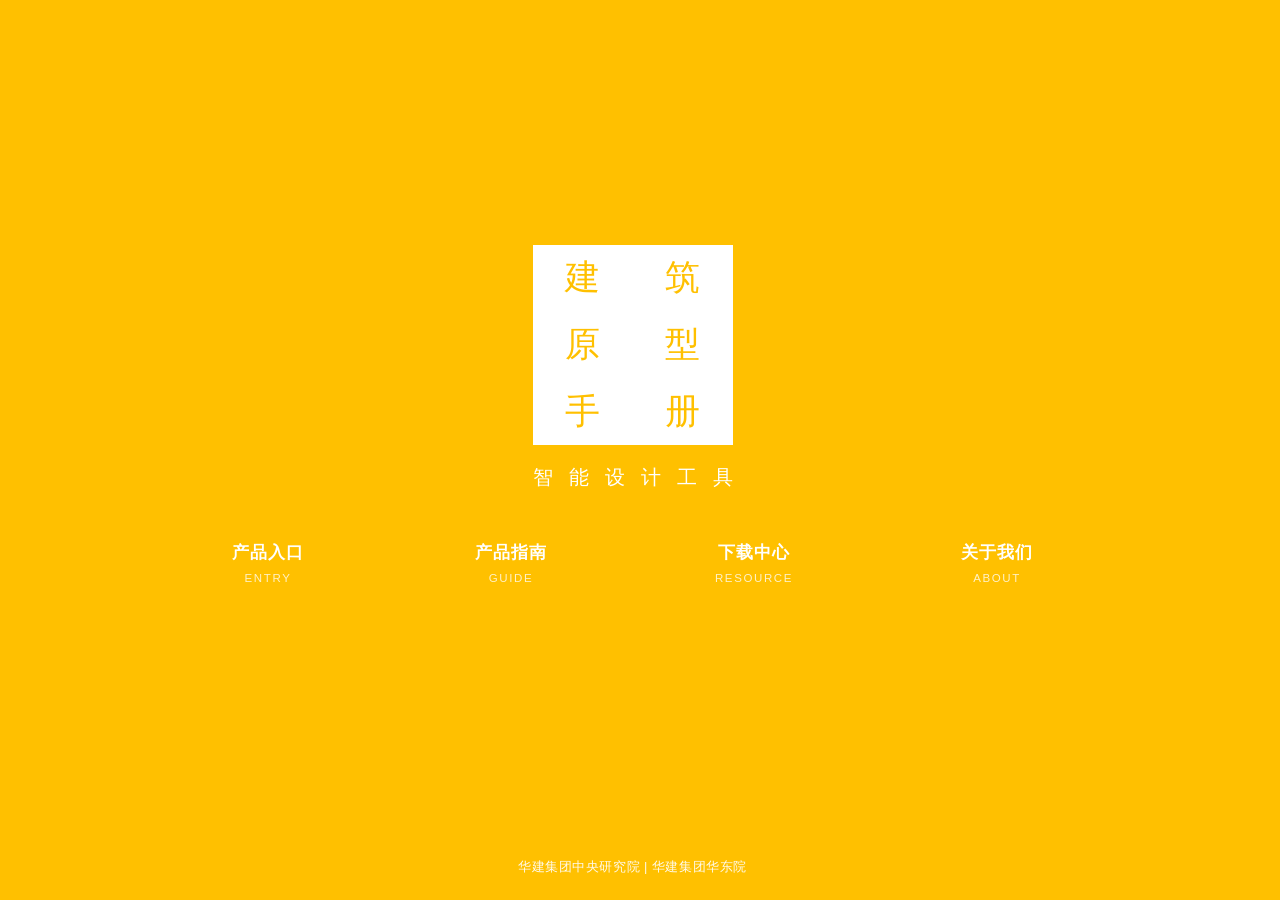
<file: index.html>
<!DOCTYPE html>
<html lang="zh-CN">
<head>
  <meta charset="utf-8" />
  <meta name="viewport" content="width=device-width, initial-scale=1" />
  <title>建筑原型手册 | 智能设计工具</title>
  <link rel="stylesheet" href="/site.css" />
</head>
<body class="is-portal">
  <div data-site-top></div>
  <script src="/site-top.js"></script>
  <footer class="site-footer">华建集团中央研究院 | 华建集团华东院</footer>
</body>
</html>
</file>
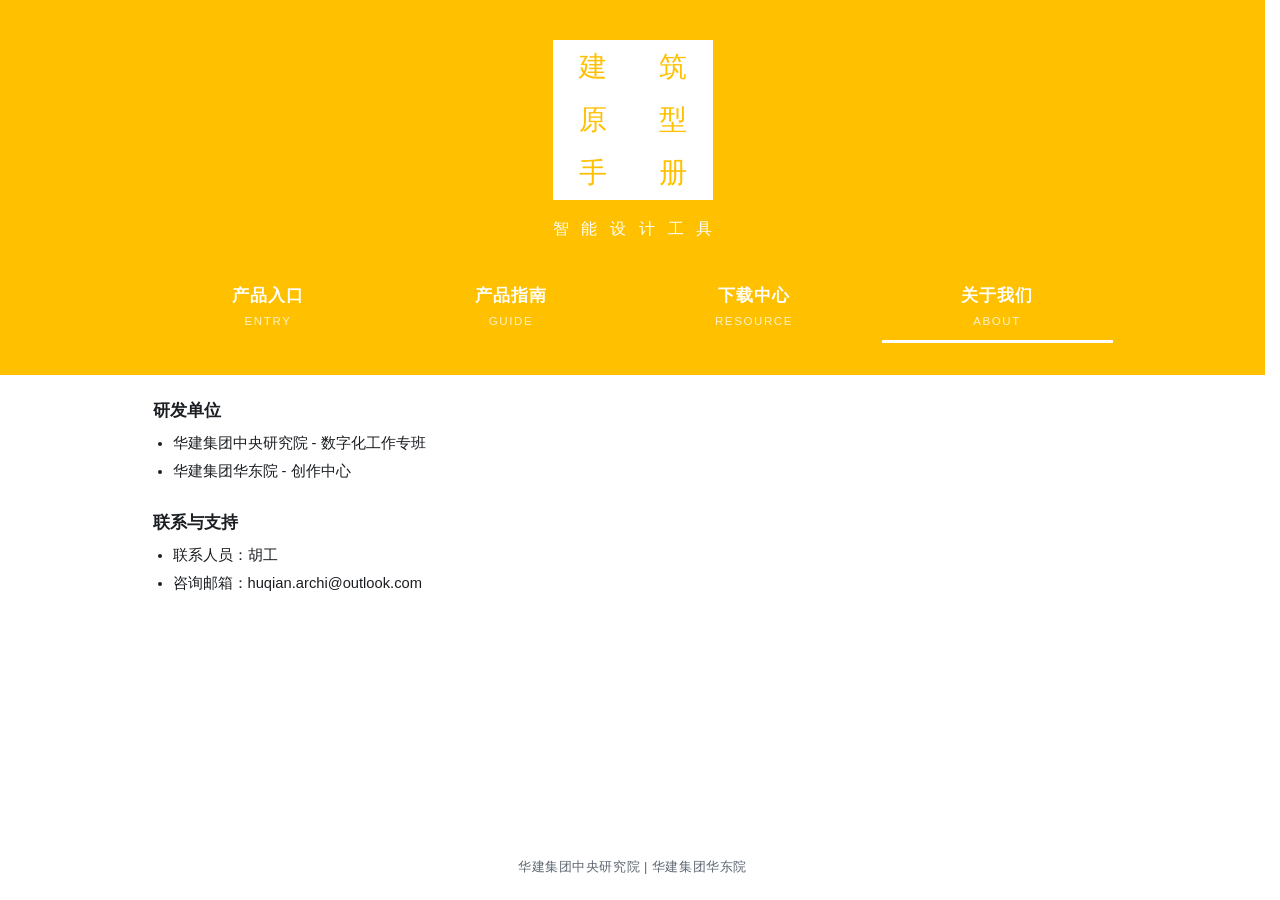
<file: about/index.html>
<!DOCTYPE html>
<html lang="zh-CN">

<head>
  <meta charset="utf-8" />
  <meta name="viewport" content="width=device-width, initial-scale=1" />
  <title>关于我们 · 建筑原型手册</title>
  <link rel="stylesheet" href="/site.css" />
</head>

<body>
  <div data-site-top></div>
  <script src="/site-top.js"></script>
  <main class="site-main plain-doc">
    <section class="doc-section">
      <h2>研发单位</h2>
      <ul>
        <li>华建集团中央研究院 - 数字化工作专班</li>
        <li>华建集团华东院 - 创作中心</li>
      </ul>
    </section>
    <section class="doc-section">
      <h2>联系与支持</h2>
      <ul>
        <li>联系人员：胡工</li>
        <li>咨询邮箱：huqian.archi@outlook.com</li>
      </ul>
    </section>
  </main>
  <footer class="site-footer">华建集团中央研究院 | 华建集团华东院</footer>
</body>

</html>
</file>
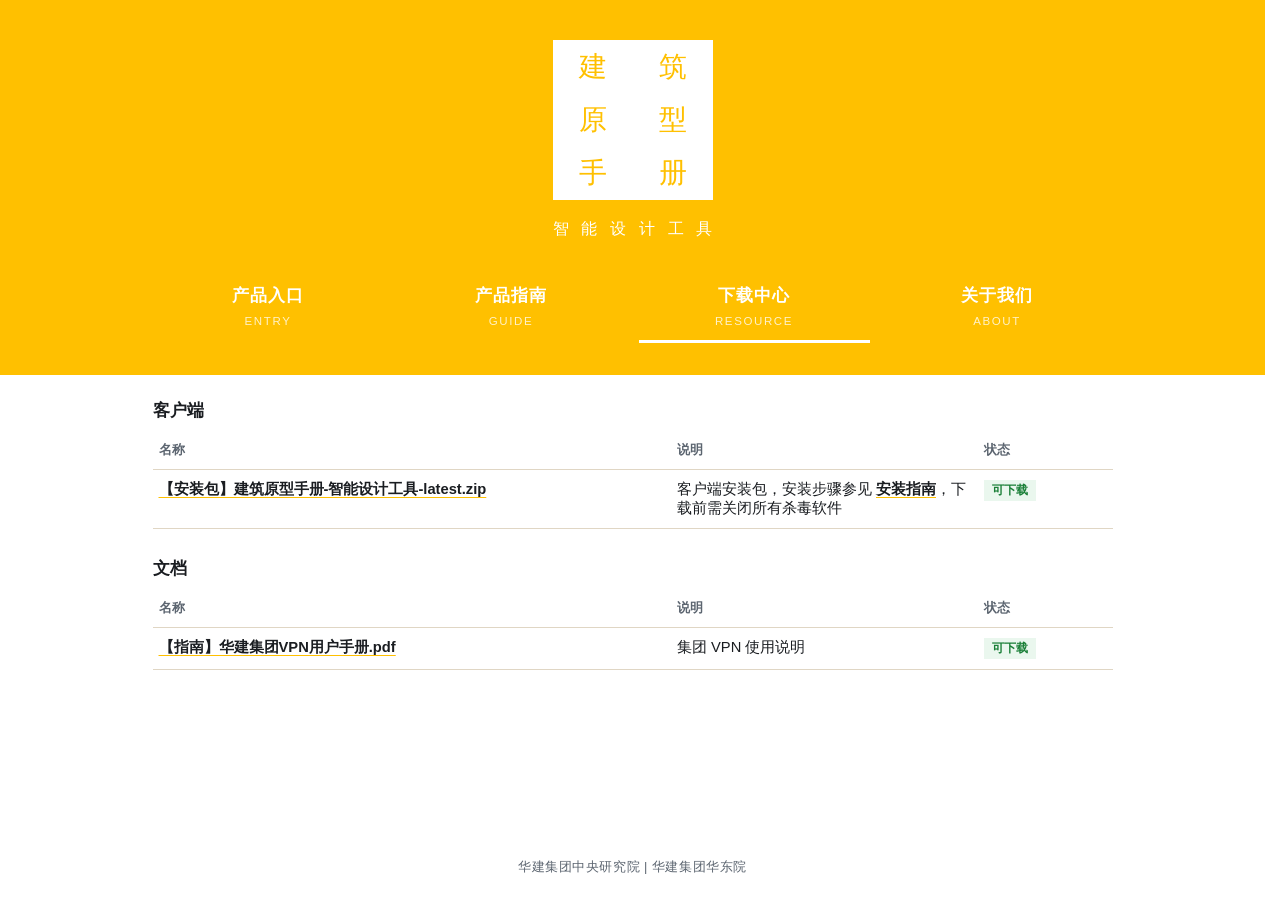
<file: downloads/index.html>
<!DOCTYPE html>
<html lang="zh-CN">

<head>
  <meta charset="utf-8" />
  <meta name="viewport" content="width=device-width, initial-scale=1" />
  <title>下载中心 · 建筑原型手册</title>
  <link rel="stylesheet" href="/site.css" />
</head>

<body>
  <div data-site-top></div>
  <script src="/site-top.js"></script>
  <main class="site-main plain-doc">
    <section class="doc-section">
      <h2>客户端</h2>
      <table class="dl-cols">
        <thead>
          <tr>
            <th>名称</th>
            <th>说明</th>
            <th>状态</th>
          </tr>
        </thead>
        <tbody>
          <tr>
            <td><a href="/downloads/ProtoMass/installer/【安装包】建筑原型手册-智能设计工具-latest.zip">【安装包】建筑原型手册-智能设计工具-latest.zip</a>
            </td>
            <td>客户端安装包，安装步骤参见 <a href="/guide/#install">安装指南</a>，下载前需关闭所有杀毒软件</td>
            <td><span class="badge ok">可下载</span></td>
          </tr>
        </tbody>
      </table>
    </section>

    <section class="doc-section">
      <h2>文档</h2>
      <table class="dl-cols">
        <thead>
          <tr>
            <th>名称</th>
            <th>说明</th>
            <th>状态</th>
          </tr>
        </thead>
        <tbody>
          <tr>
            <td><a href="/downloads/General/ArcplusVPN/【指南】华建集团VPN用户手册.pdf">【指南】华建集团VPN用户手册.pdf</a></td>
            <td>集团 VPN 使用说明</td>
            <td><span class="badge ok">可下载</span></td>
          </tr>
        </tbody>
      </table>
    </section>
  </main>
  <footer class="site-footer">华建集团中央研究院 | 华建集团华东院</footer>
</body>

</html>
</file>
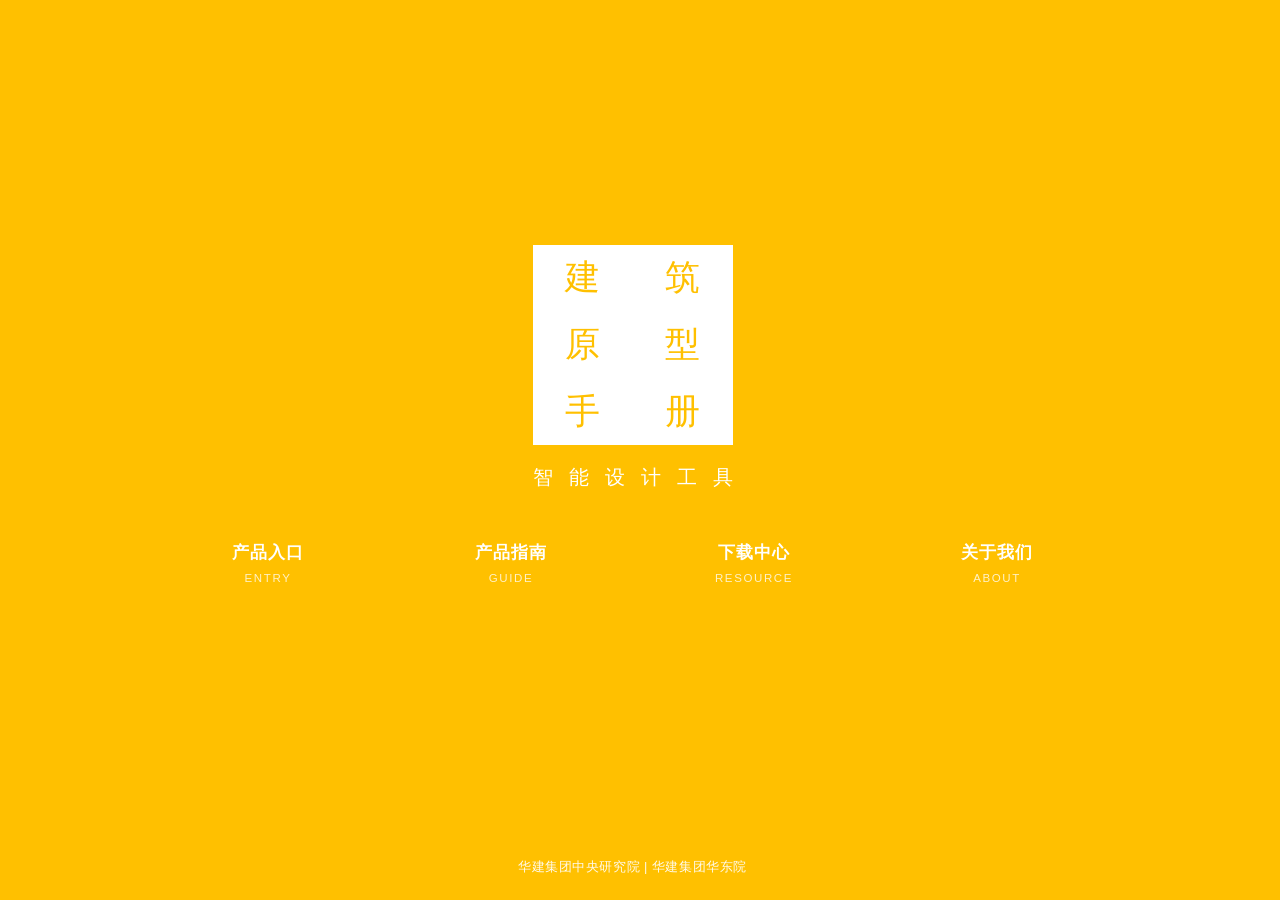
<file: portal/index.html>
<!DOCTYPE html>
<html lang="zh-CN">
<head>
  <meta charset="utf-8" />
  <meta http-equiv="refresh" content="0; url=/" />
  <title>建筑原型手册</title>
  <link rel="canonical" href="/" />
  <script>location.replace("/");</script>
</head>
<body>
  <p><a href="/">进入首页</a></p>
</body>
</html>
</file>
<file: site.css>
/* ProtoMass 站点共用样式 */
:root {
  --theme: rgb(255, 192, 0);
  --theme-ink: #1a1d21;
  --bg: #fff;
  --card: #fff;
  --text: #1a1d21;
  --muted: #5c6570;
  --line: #e0d6c4;
  --danger: #cf222e;
  --ok: #1a7f37;
  --warn: #9a6700;
  --font: "Segoe UI", "PingFang SC", "Microsoft YaHei", sans-serif;
  --brand-font: "华文中宋", "STZhongsong", "SimSun", serif;
  --content-max: 960px;
}

* {
  box-sizing: border-box;
}

html {
  scrollbar-gutter: stable;
}

html,
body {
  height: 100%;
}

body {
  margin: 0;
  min-height: 100vh;
  min-height: 100dvh;
  display: flex;
  flex-direction: column;
  font-family: var(--font);
  background: var(--bg);
  color: var(--text);
}

/* —— 共用顶部（封面品牌 + 四项导航） —— */
.site-top {
  flex-shrink: 0;
  width: 100%;
  padding: 40px 24px 32px;
  background: var(--theme);
  color: #fff;
  display: flex;
  flex-direction: column;
  align-items: center;
  gap: 28px;
}

.site-top-brand {
  display: flex;
  flex-direction: column;
  align-items: center;
  gap: 18px;
  text-decoration: none;
  color: inherit;
  transition: transform 0.22s ease;
}

.site-top-brand:hover {
  transform: translateY(-3px);
}

.site-brand {
  margin: 0;
  display: grid;
  grid-template-columns: 1fr auto 2fr auto 1fr;
  grid-template-rows: 1fr auto 2fr auto 2fr auto 1fr;
  place-items: center;
  width: 160px;
  height: 160px;
  padding: 0;
  background: #fff;
  color: var(--theme);
  font-family: var(--brand-font);
  font-size: 1.75rem;
  font-weight: 400;
  line-height: 1;
  view-transition-name: pm-brand;
}

.site-brand span:nth-child(1) {
  grid-column: 2;
  grid-row: 2;
}

.site-brand span:nth-child(2) {
  grid-column: 4;
  grid-row: 2;
}

.site-brand span:nth-child(3) {
  grid-column: 2;
  grid-row: 4;
}

.site-brand span:nth-child(4) {
  grid-column: 4;
  grid-row: 4;
}

.site-brand span:nth-child(5) {
  grid-column: 2;
  grid-row: 6;
}

.site-brand span:nth-child(6) {
  grid-column: 4;
  grid-row: 6;
}

.site-tagline {
  margin: 0;
  width: 160px;
  display: flex;
  justify-content: space-between;
  color: #fff;
  font-family: var(--brand-font);
  font-size: 1rem;
  font-weight: 400;
  line-height: 1.4;
  view-transition-name: pm-tagline;
}

.site-top-nav {
  display: grid;
  grid-template-columns: repeat(4, 1fr);
  gap: 12px;
  width: 100%;
  max-width: var(--content-max);
}

.site-top-nav a {
  display: flex;
  flex-direction: column;
  align-items: center;
  justify-content: center;
  gap: 8px;
  min-height: 72px;
  padding: 16px 10px;
  background: transparent;
  color: #fff;
  text-decoration: none;
  text-align: center;
  border: none;
  transition: transform 0.22s ease;
}

.site-top-nav a[href="/intro/"] {
  view-transition-name: pm-nav-intro;
}

.site-top-nav a[href="/guide/"] {
  view-transition-name: pm-nav-guide;
}

.site-top-nav a[href="/downloads/"] {
  view-transition-name: pm-nav-downloads;
}

.site-top-nav a[href="/about/"] {
  view-transition-name: pm-nav-about;
}

.site-top-nav a:hover {
  transform: translateY(-3px);
}

.site-top-nav a.is-active {
  box-shadow: inset 0 -3px 0 #fff;
}

.site-top-nav a strong {
  font-size: 1.05rem;
  font-weight: 650;
  letter-spacing: 0.06em;
}

.site-top-nav a span {
  font-size: 0.72rem;
  letter-spacing: 0.14em;
  text-transform: uppercase;
  color: rgba(255, 255, 255, 0.78);
  font-weight: 400;
}

/* 封面：整页金色，顶部垂直居中 */
body.is-portal {
  background: var(--theme);
  color: #fff;
}

body.is-portal .site-top {
  flex: 1;
  justify-content: center;
  padding: 48px 24px 40px;
}

body.is-portal .site-brand {
  width: 200px;
  height: 200px;
  font-size: 2.2rem;
}

body.is-portal .site-tagline {
  width: 200px;
  font-size: clamp(1rem, 2.2vw, 1.25rem);
}

body.is-portal .site-top-nav {
  max-width: var(--content-max);
}

body.is-portal .site-top-nav a {
  min-height: 88px;
}

body.is-portal .site-footer {
  color: rgba(255, 255, 255, 0.92);
}

/* —— 主页 ↔ 子页共用元素过渡（Chrome / Edge） —— */
@view-transition {
  navigation: auto;
}

/* 与 root 同速，避免背景先动完 */
::view-transition-group(pm-brand),
::view-transition-group(pm-tagline),
::view-transition-group(pm-nav-intro),
::view-transition-group(pm-nav-guide),
::view-transition-group(pm-nav-downloads),
::view-transition-group(pm-nav-about),
::view-transition-group(root) {
  animation-duration: 0.55s;
  animation-timing-function: cubic-bezier(0.22, 1, 0.36, 1);
}

::view-transition-old(root),
::view-transition-new(root) {
  animation-duration: 0.55s;
  animation-timing-function: cubic-bezier(0.22, 1, 0.36, 1);
}

::view-transition-old(pm-brand),
::view-transition-new(pm-brand),
::view-transition-old(pm-tagline),
::view-transition-new(pm-tagline),
::view-transition-old(pm-nav-intro),
::view-transition-new(pm-nav-intro),
::view-transition-old(pm-nav-guide),
::view-transition-new(pm-nav-guide),
::view-transition-old(pm-nav-downloads),
::view-transition-new(pm-nav-downloads),
::view-transition-old(pm-nav-about),
::view-transition-new(pm-nav-about) {
  height: 100%;
  overflow: clip;
}

@media (prefers-reduced-motion: reduce) {
  @view-transition {
    navigation: none;
  }

  .site-brand,
  .site-tagline,
  .site-top-nav a[href="/intro/"],
  .site-top-nav a[href="/guide/"],
  .site-top-nav a[href="/downloads/"],
  .site-top-nav a[href="/about/"] {
    view-transition-name: none;
  }
}

.page-title {
  margin: 0 0 6px;
  font-size: 1.35rem;
  font-weight: 650;
}

.page-lead {
  margin: 0 0 18px;
  color: var(--muted);
  font-size: 0.92rem;
}

.ops-links {
  margin: 0 0 16px;
  font-size: 0.85rem;
  color: var(--muted);
}

.ops-links a {
  color: var(--text);
  font-weight: 600;
  text-decoration: underline;
  text-decoration-color: var(--theme);
  text-underline-offset: 3px;
}

.site-main {
  flex: 1;
  width: calc(100% - 48px);
  max-width: var(--content-max);
  margin: 0 auto;
  padding: 24px 0 32px;
}

.site-main.wide,
.site-main.xwide,
.site-main.narrow {
  max-width: var(--content-max);
}

.site-main.guide-doc {
  max-width: 1080px;
}

/* —— 产品入口：左右双卡片 —— */
.entry-grid {
  display: grid;
  grid-template-columns: 1fr 1fr;
  gap: 16px;
  align-items: stretch;
}

.entry-card {
  display: flex;
  flex-direction: column;
  margin-bottom: 0;
  height: 100%;
  border-left: 1px solid var(--line);
  border-top: 4px solid var(--theme);
}

.entry-card h2 .entry-rec {
  display: inline-block;
  margin-left: 8px;
  padding: 1px 7px;
  vertical-align: middle;
  font-size: 0.68rem;
  font-weight: 650;
  letter-spacing: 0.04em;
  line-height: 1.4;
  color: var(--ok);
  background: #eaf7ee;
  border: 1px solid #b7dfc3;
  border-radius: 3px;
}

.site-main a.entry-card-link {
  color: inherit;
  font-weight: inherit;
  text-decoration: none;
  transition: border-color 0.15s ease, box-shadow 0.15s ease, transform 0.15s ease;
}

.site-main a.entry-card-link:hover {
  color: inherit;
  text-decoration: none;
  border-color: var(--theme);
  box-shadow: 0 4px 16px rgba(26, 29, 33, 0.08);
  transform: translateY(-2px);
}

.site-main a.entry-card-link:hover .entry-card-go {
  color: var(--theme);
}

.entry-card .entry-media {
  margin-top: auto;
}

.entry-card-go {
  display: flex;
  align-items: center;
  justify-content: flex-end;
  margin-top: 10px;
  color: var(--muted);
  font-size: 1.05rem;
  font-weight: 500;
  line-height: 1;
  transition: color 0.15s ease;
}

.entry-media {
  display: flex;
  align-items: center;
  justify-content: center;
  min-height: 180px;
  background: #f7f4ee;
  border: 1px dashed var(--line);
}

.entry-media img {
  display: block;
  width: 100%;
  height: auto;
  max-height: 240px;
  object-fit: cover;
}

.entry-media-placeholder {
  color: var(--muted);
  font-size: 0.85rem;
  letter-spacing: 0.04em;
}

@media (max-width: 720px) {
  .entry-grid {
    grid-template-columns: 1fr;
  }
}

/* —— 产品指南：左侧两级目录 + 右侧正文 —— */
.guide-layout {
  display: grid;
  grid-template-columns: 200px minmax(0, 1fr);
  gap: 32px;
  align-items: start;
}

.guide-toc {
  position: sticky;
  top: 16px;
  display: flex;
  flex-direction: column;
  gap: 2px;
  padding: 4px 0;
  max-height: calc(100vh - 32px);
  overflow: auto;
  scrollbar-gutter: stable;
}

.guide-toc .toc-group {
  display: flex;
  flex-direction: column;
  gap: 2px;
}

.guide-toc .toc-group .toc-l2 {
  display: none;
}

.guide-toc .toc-group.is-active .toc-l2 {
  display: block;
}

.guide-toc a {
  display: block;
  color: var(--muted);
  text-decoration: none;
  line-height: 1.35;
  border-left: 2px solid transparent;
  transition: color 0.15s ease, border-color 0.15s ease, background 0.15s ease;
}

.guide-toc a:hover {
  color: var(--text);
}

.guide-toc a.is-active {
  color: var(--theme-ink);
  border-left-color: var(--theme);
  font-weight: 650;
}

.guide-toc .toc-l1 {
  margin-top: 10px;
  padding: 6px 10px 6px 12px;
  font-size: 0.92rem;
  font-weight: 650;
  color: var(--text);
}

.guide-toc .toc-group:first-child .toc-l1 {
  margin-top: 0;
}

.guide-toc .toc-group.is-active .toc-l1 {
  color: var(--theme-ink);
  border-left-color: var(--theme);
}

.guide-toc .toc-l2 {
  padding: 4px 10px 4px 24px;
  font-size: 0.82rem;
}

.guide-body {
  min-width: 0;
}

.guide-section {
  margin-bottom: 0;
  padding-bottom: 0;
  border-bottom: none;
  scroll-margin-top: 20px;
}

.guide-section:not(.is-active) {
  display: none;
}

.guide-section>h2 {
  margin: 0 0 8px;
  font-size: 1.35rem;
  font-weight: 650;
}

.guide-section>.section-lead {
  margin: 0 0 20px;
  color: var(--muted);
  font-size: 0.92rem;
}

.guide-section>h3 {
  margin: 22px 0 10px;
  font-size: 1.05rem;
  font-weight: 650;
  scroll-margin-top: 20px;
}

.guide-section>h3:first-of-type {
  margin-top: 0;
}

.guide-section ol,
.guide-section ul {
  margin: 0 0 12px;
  padding-left: 1.25rem;
  color: var(--text);
  font-size: 0.92rem;
}

.guide-section li {
  margin: 0.35em 0;
}

.guide-section p {
  margin: 0 0 12px;
  color: var(--text);
  font-size: 0.92rem;
}

/* —— 简单正文页（下载中心 / 关于我们）：小标题 + 内容，无卡片 —— */
.plain-doc .doc-section {
  margin-bottom: 28px;
}

.plain-doc .doc-section:last-child {
  margin-bottom: 0;
}

.plain-doc .doc-section > h2 {
  margin: 0 0 10px;
  font-size: 1.05rem;
  font-weight: 650;
  scroll-margin-top: 20px;
}

.plain-doc .doc-section > h3 {
  margin: 22px 0 10px;
  font-size: 1.05rem;
  font-weight: 650;
}

.plain-doc .doc-section p,
.plain-doc .doc-section ul,
.plain-doc .doc-section ol {
  margin: 0 0 12px;
  padding-left: 0;
  color: var(--text);
  font-size: 0.92rem;
  line-height: 1.55;
}

.plain-doc .doc-section ul,
.plain-doc .doc-section ol {
  padding-left: 1.25rem;
}

.plain-doc .doc-section li {
  margin: 0.35em 0;
}

.plain-doc .doc-section table {
  margin-top: 4px;
}

@media (max-width: 820px) {
  .guide-layout {
    grid-template-columns: 1fr;
    gap: 20px;
  }

  .guide-toc {
    position: static;
    max-height: none;
    flex-direction: row;
    flex-wrap: wrap;
    gap: 6px 10px;
    padding-bottom: 12px;
    border-bottom: 1px solid var(--line);
  }

  .guide-toc .toc-group {
    flex-direction: row;
    flex-wrap: wrap;
    gap: 6px 10px;
  }

  .guide-toc .toc-group .toc-l2 {
    display: none;
  }

  .guide-toc .toc-group.is-active .toc-l2 {
    display: block;
  }

  .guide-toc .toc-l1,
  .guide-toc .toc-l2 {
    margin: 0;
    padding: 4px 8px;
    border-left: none;
    border-bottom: 2px solid transparent;
  }

  .guide-toc a.is-active,
  .guide-toc .toc-group.is-active .toc-l1 {
    border-left-color: transparent;
    border-bottom-color: var(--theme);
  }
}

.site-footer {
  flex-shrink: 0;
  padding: 16px 24px 24px;
  color: var(--muted);
  font-size: 0.8rem;
  letter-spacing: 0.04em;
  text-align: center;
}

@media (max-width: 820px) {
  .site-top-nav {
    grid-template-columns: repeat(2, 1fr);
  }
}

@media (max-width: 480px) {
  .site-top {
    padding: 28px 16px 24px;
  }

  .site-top-nav {
    grid-template-columns: 1fr;
  }

  .site-top-nav a {
    min-height: 64px;
  }
}


.card {
  background: var(--card);
  border: 1px solid var(--line);
  border-left: 4px solid var(--theme);
  padding: 18px 20px;
  margin-bottom: 14px;
}

.card h2 {
  margin: 0 0 10px;
  font-size: 1.05rem;
  font-weight: 650;
}

.card p {
  margin: 0 0 10px;
  color: var(--text);
  font-size: 0.92rem;
  line-height: 1.45;
}

.card p:last-child {
  margin-bottom: 0;
}

.card ul,
.card ol {
  margin: 0 0 10px;
  padding-left: 1.25rem;
  color: var(--text);
  font-size: 0.92rem;
  line-height: 1.45;
}

.card li {
  margin: 0.35em 0;
}

.card .fig {
  margin-top: 8px;
}

.site-main a:not(.btn):not(.tile):not(.entry-card-link) {
  color: var(--text);
  font-weight: 600;
  text-decoration: underline;
  text-decoration-color: var(--theme);
  text-underline-offset: 3px;
}

.site-main a:not(.btn):not(.tile):not(.entry-card-link):hover {
  color: var(--theme-ink);
  text-decoration-thickness: 2px;
}

a.btn,
button,
.file-btn {
  font: inherit;
  display: inline-block;
  margin-right: 8px;
  padding: 8px 14px;
  border: 1px solid var(--theme);
  background: var(--theme);
  color: var(--theme-ink);
  text-decoration: none;
  font-weight: 600;
  cursor: pointer;
}

a.btn.secondary,
button.secondary,
.file-btn.secondary {
  background: #fff;
  color: var(--text);
  border-color: var(--line);
}

a.btn:hover,
button:hover:not(:disabled),
.file-btn:hover {
  filter: brightness(1.05);
}

button:disabled {
  opacity: 0.55;
  cursor: default;
}

code,
.path {
  font-family: Consolas, "Courier New", monospace;
  font-size: 0.88em;
  background: #f0ebe0;
  padding: 1px 5px;
}

.muted {
  color: var(--muted);
  font-size: 0.9rem;
}

.todo,
.note {
  background: #fff4cc;
  border: 1px solid #f0d66a;
  color: #6b5a00;
  padding: 10px 12px;
  font-size: 0.9rem;
}

ol,
ul {
  margin: 0;
  padding-left: 1.2em;
  line-height: 1.65;
}

li {
  margin-bottom: 6px;
}

table {
  width: 100%;
  border-collapse: collapse;
  font-size: 0.92rem;
}

/* 下载中心多表共用列宽，保证两组表格竖线对齐 */
table.dl-cols {
  table-layout: fixed;
}

table.dl-cols th:nth-child(1),
table.dl-cols td:nth-child(1) {
  width: 54%;
  word-break: break-all;
}

table.dl-cols th:nth-child(2),
table.dl-cols td:nth-child(2) {
  width: 32%;
}

table.dl-cols th:nth-child(3),
table.dl-cols td:nth-child(3) {
  width: 14%;
  white-space: nowrap;
}

th,
td {
  border-bottom: 1px solid var(--line);
  padding: 10px 6px;
  text-align: left;
  vertical-align: top;
}

th {
  color: var(--muted);
  font-size: 0.8rem;
  font-weight: 600;
}

.badge {
  display: inline-block;
  padding: 2px 8px;
  font-size: 0.75rem;
  font-weight: 600;
  background: #f0ebe0;
  color: var(--muted);
}

.badge.ready,
.badge.ok {
  background: #eaf7ee;
  color: var(--ok);
}

.badge.fail {
  background: #ffeef0;
  color: var(--danger);
}

.badge.skip {
  background: #f0ebe0;
  color: var(--muted);
}

.badge.run {
  background: #fff4cc;
  color: var(--warn);
}

.fig {
  margin: 12px auto 4px;
  /* 默认通栏；窄图可在 .fig 上设 width / --fig-w，容器与图片均水平居中 */
}

.fig img {
  display: block;
  width: var(--fig-w, 100%);
  max-width: 100%;
  height: auto;
  margin-left: auto;
  margin-right: auto;
}

.fig-cap {
  font-size: 0.8rem;
  color: var(--muted);
  margin-bottom: 10px;
  text-align: center;
}

/* 表单 / 运维共用 */
.row {
  display: grid;
  grid-template-columns: 140px 1fr;
  gap: 8px 12px;
  align-items: center;
  margin-bottom: 10px;
}

.row label,
.row>span {
  color: var(--muted);
  font-size: 0.85rem;
}

.actions,
.cred-actions {
  display: flex;
  flex-wrap: wrap;
  gap: 8px;
  margin-top: 8px;
}

.meta {
  color: var(--muted);
  font-size: 0.85rem;
  margin: 0 0 12px;
  line-height: 1.45;
  word-break: break-all;
}

.msg {
  margin: 10px 0;
  font-size: 0.9rem;
  min-height: 1.2em;
  padding: 8px 12px;
  border: 1px solid transparent;
  display: none;
}

.msg.show {
  display: block;
}

.msg.err {
  color: var(--danger);
  background: #ffeef0;
  border-color: #ffc7cd;
}

.msg.ok {
  color: var(--ok);
  background: #eaf7ee;
  border-color: #b7e0c2;
}

input[type=text],
input[type=password],
input[type=number],
input[type=datetime-local],
textarea,
select {
  width: 100%;
  font: inherit;
  padding: 7px 10px;
  border: 1px solid var(--line);
  background: #fff;
  color: var(--text);
}

textarea {
  min-height: 160px;
  font-family: Consolas, monospace;
  font-size: 0.85rem;
}

.links {
  display: grid;
  gap: 8px;
}

.links a {
  display: block;
  padding: 12px 14px;
  border: 1px solid var(--line);
  text-decoration: none !important;
  color: var(--text) !important;
  background: #fff;
  font-weight: 400 !important;
}

.links a:hover {
  border-color: var(--theme);
}

.links a strong {
  display: block;
  margin-bottom: 2px;
}

.links a span {
  color: var(--muted);
  font-size: 0.85rem;
}

.chk {
  display: flex;
  align-items: center;
  gap: 8px;
}

.summary {
  padding: 10px 12px;
  border: 1px solid transparent;
  margin-bottom: 12px;
  font-size: 0.9rem;
  display: none;
}

.summary.show {
  display: block;
}

.summary.ok {
  color: var(--ok);
  background: #eaf7ee;
  border-color: #b7e0c2;
}

.summary.fail {
  color: var(--danger);
  background: #ffeef0;
  border-color: #ffc7cd;
}

.detail {
  color: var(--muted);
  font-size: 0.8rem;
  margin-top: 4px;
  word-break: break-all;
}

button.busy {
  opacity: 0.7;
  pointer-events: none;
}

button.flash-ok,
.file-btn.flash-ok {
  background: var(--ok) !important;
  border-color: var(--ok) !important;
  color: #fff !important;
}

button.flash-err {
  background: var(--danger) !important;
  border-color: var(--danger) !important;
  color: #fff !important;
}
</file>
